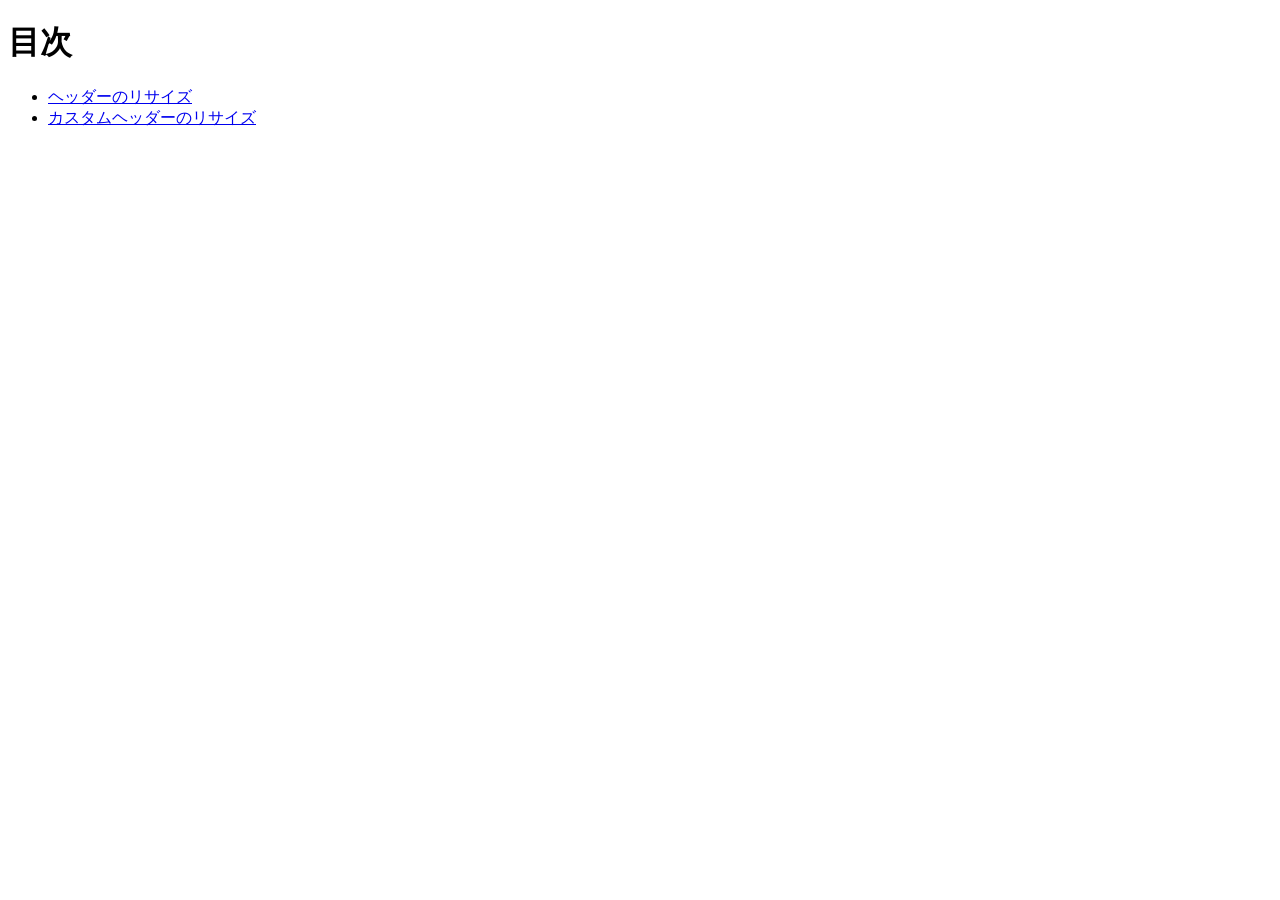
<file: index.html>
<!DOCTYPE html>
<html lang="ja">
<head>
    <meta charset="utf-8">
    <title>20261001-js</title>
</head>
<body>
    <h1>目次</h1>
    <ul>
        <li> <a href="resize-header/index.html">ヘッダーのリサイズ</a></li>
        <li> <a href="resize-header-custom/index.html">カスタムヘッダーのリサイズ</a></li>

    </ul>
</body>
</html>
</file>
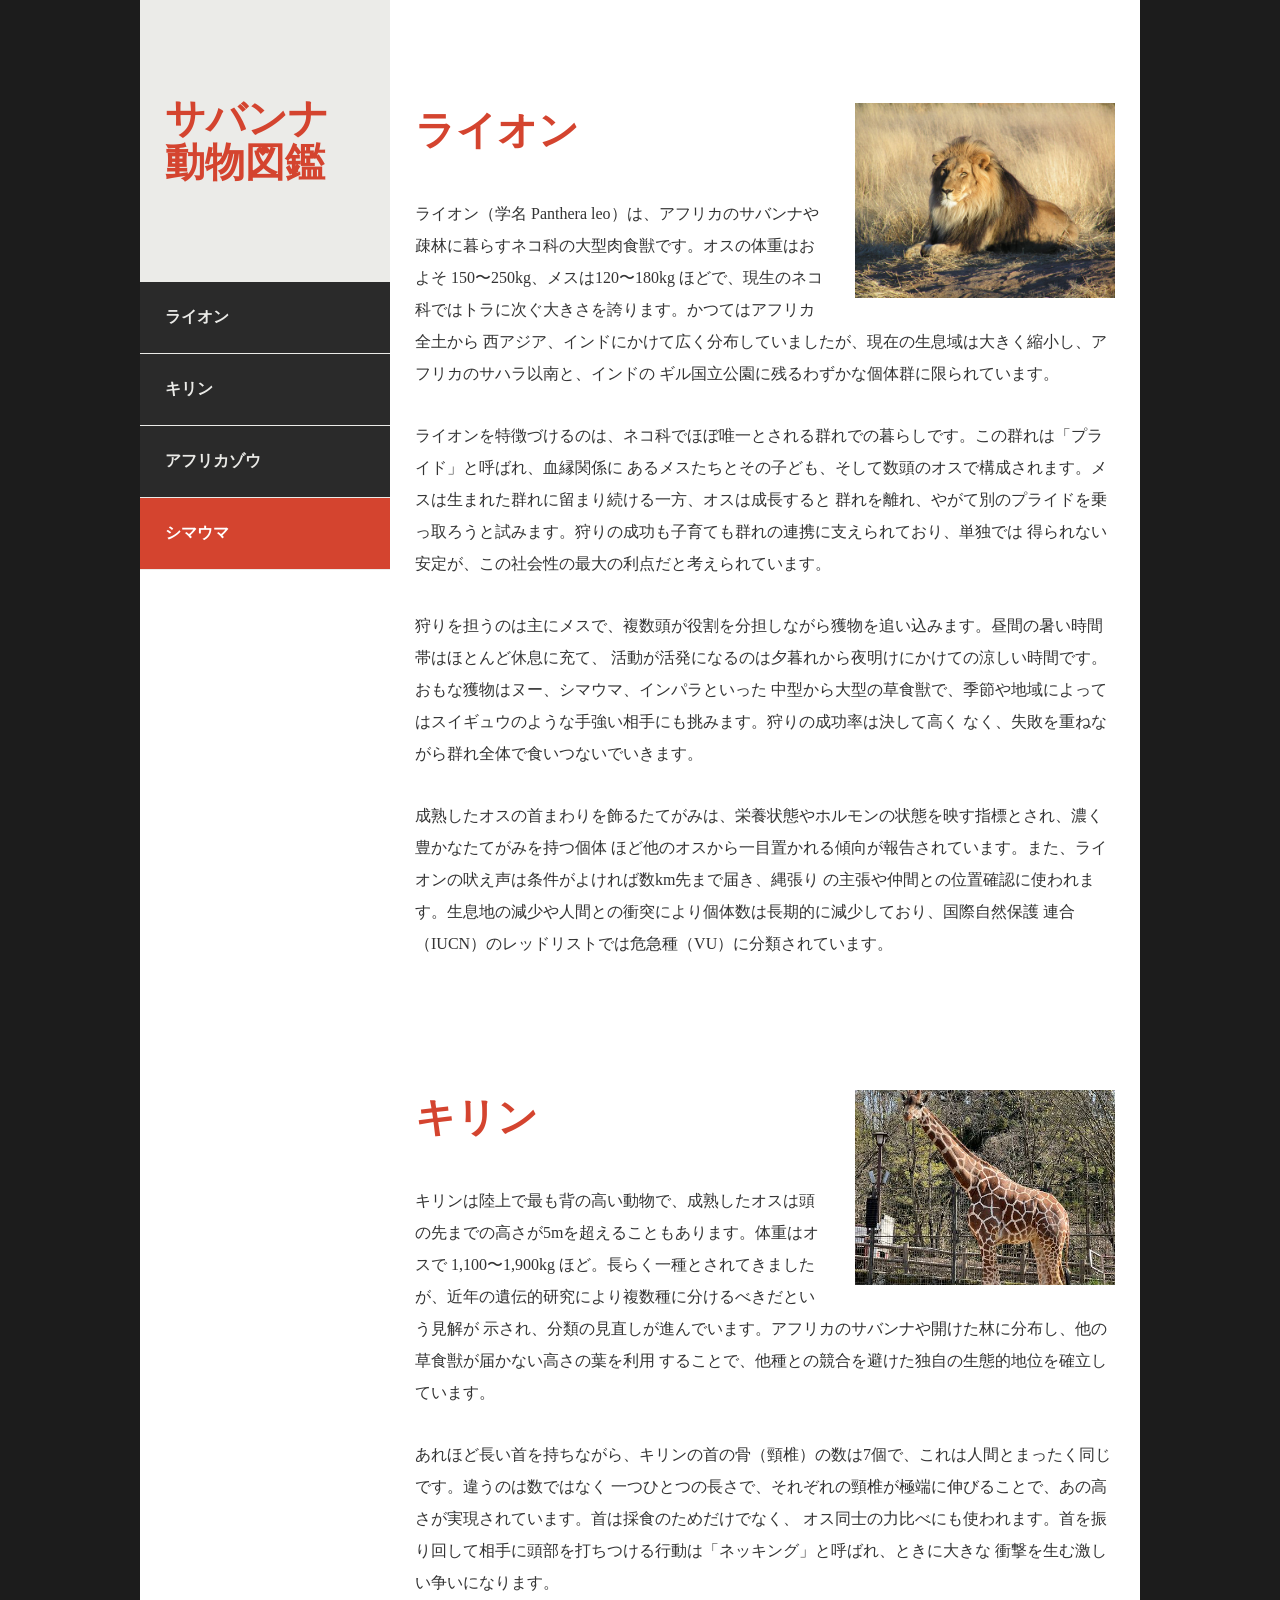
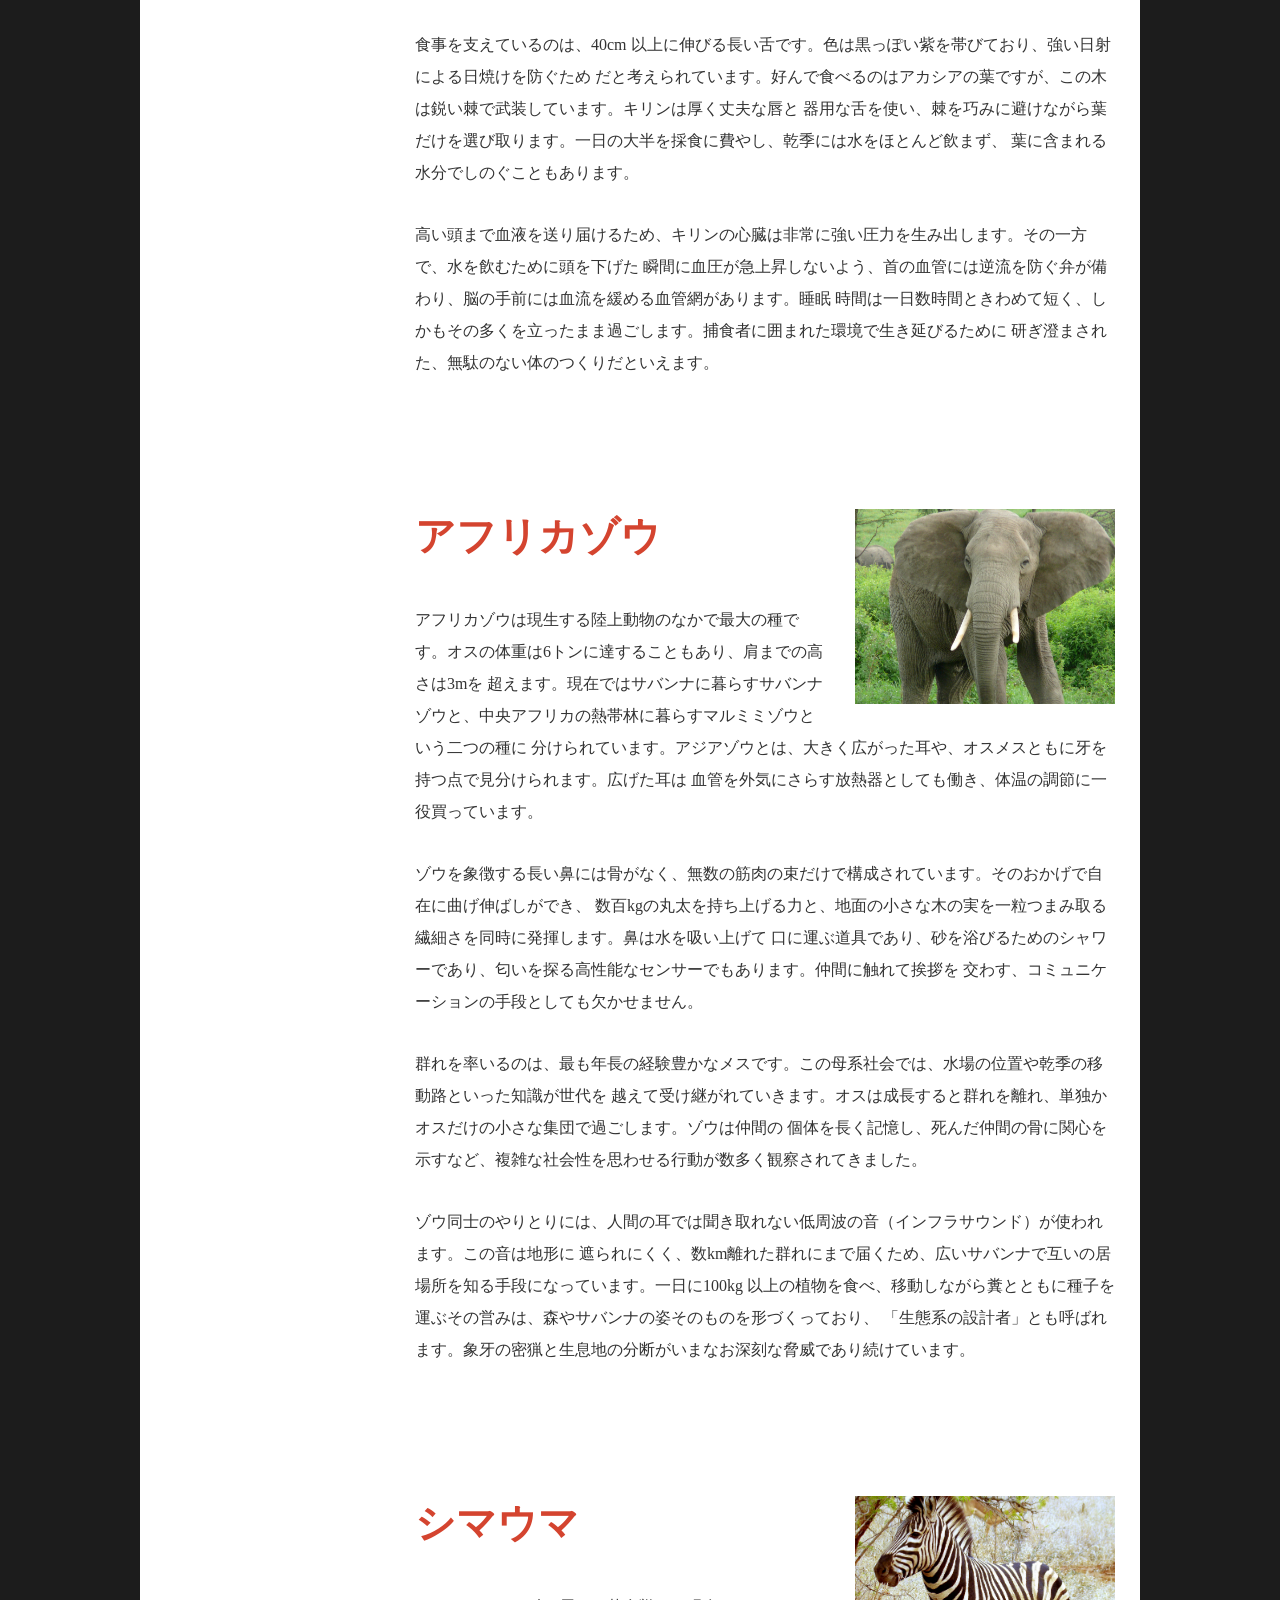
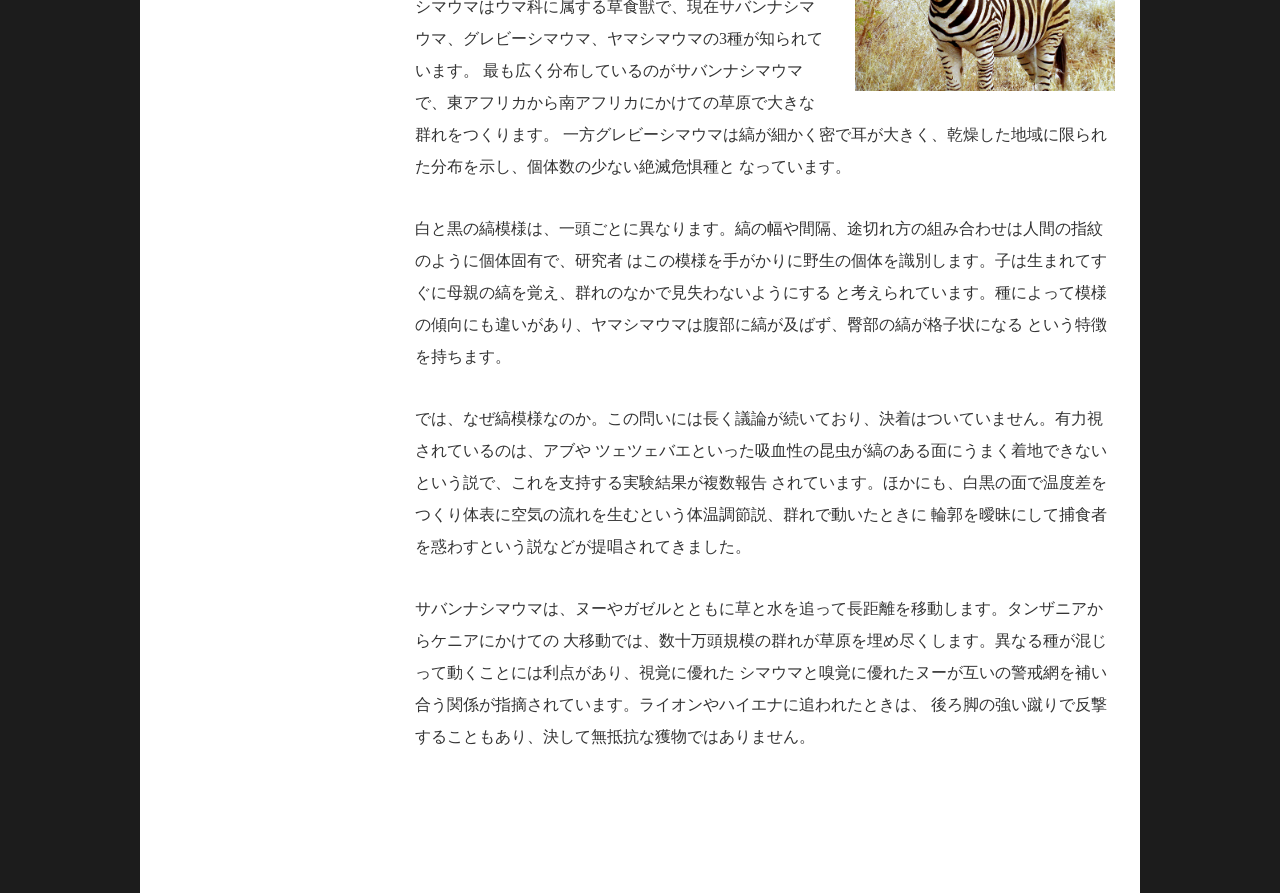
<file: resize-header-custom/index.html>
<!DOCTYPE html>
<html lang="ja">

<head>
  <meta charset="UTF-8">
  <title>サバンナ動物図鑑</title>
  <!-- jQuery本体 -->
  <script src="https://code.jquery.com/jquery-3.7.1.min.js"
    integrity="sha256-/JqT3SQfawRcv/BIHPThkBvs0OEvtFFmqPF/lYI/Cxo=" crossorigin="anonymous"></script>
  <link rel="stylesheet" href="style.css">
</head>

<body>
  <div id="wrapper">
    <header>
      <h1>サバンナ動物図鑑</h1>
      <nav>
        <ul>
          <li class="current"><a href="#">ライオン</a></li>
          <li><a href="#">キリン</a></li>
          <li><a href="#">アフリカゾウ</a></li>
          <li><a href="#">シマウマ</a></li>
        </ul>
      </nav>
    </header>

    <main>
      <section>
        <img class="photo" src="images/lion.jpg" alt="サバンナにたたずむライオン">
        <h2>ライオン</h2>
        <p>
          ライオン（学名 Panthera leo）は、アフリカのサバンナや疎林に暮らすネコ科の大型肉食獣です。オスの体重はおよそ
          150〜250kg、メスは120〜180kg ほどで、現生のネコ科ではトラに次ぐ大きさを誇ります。かつてはアフリカ全土から
          西アジア、インドにかけて広く分布していましたが、現在の生息域は大きく縮小し、アフリカのサハラ以南と、インドの
          ギル国立公園に残るわずかな個体群に限られています。
        </p>
        <p>
          ライオンを特徴づけるのは、ネコ科でほぼ唯一とされる群れでの暮らしです。この群れは「プライド」と呼ばれ、血縁関係に
          あるメスたちとその子ども、そして数頭のオスで構成されます。メスは生まれた群れに留まり続ける一方、オスは成長すると
          群れを離れ、やがて別のプライドを乗っ取ろうと試みます。狩りの成功も子育ても群れの連携に支えられており、単独では
          得られない安定が、この社会性の最大の利点だと考えられています。
        </p>
        <p>
          狩りを担うのは主にメスで、複数頭が役割を分担しながら獲物を追い込みます。昼間の暑い時間帯はほとんど休息に充て、
          活動が活発になるのは夕暮れから夜明けにかけての涼しい時間です。おもな獲物はヌー、シマウマ、インパラといった
          中型から大型の草食獣で、季節や地域によってはスイギュウのような手強い相手にも挑みます。狩りの成功率は決して高く
          なく、失敗を重ねながら群れ全体で食いつないでいきます。
        </p>
        <p>
          成熟したオスの首まわりを飾るたてがみは、栄養状態やホルモンの状態を映す指標とされ、濃く豊かなたてがみを持つ個体
          ほど他のオスから一目置かれる傾向が報告されています。また、ライオンの吠え声は条件がよければ数km先まで届き、縄張り
          の主張や仲間との位置確認に使われます。生息地の減少や人間との衝突により個体数は長期的に減少しており、国際自然保護
          連合（IUCN）のレッドリストでは危急種（VU）に分類されています。
        </p>
      </section>
      <section>
        <img class="photo" src="images/giraffe.jpg" alt="高い木の葉を食べるキリン">
        <h2>キリン</h2>
        <p>
          キリンは陸上で最も背の高い動物で、成熟したオスは頭の先までの高さが5mを超えることもあります。体重はオスで
          1,100〜1,900kg ほど。長らく一種とされてきましたが、近年の遺伝的研究により複数種に分けるべきだという見解が
          示され、分類の見直しが進んでいます。アフリカのサバンナや開けた林に分布し、他の草食獣が届かない高さの葉を利用
          することで、他種との競合を避けた独自の生態的地位を確立しています。
        </p>
        <p>
          あれほど長い首を持ちながら、キリンの首の骨（頸椎）の数は7個で、これは人間とまったく同じです。違うのは数ではなく
          一つひとつの長さで、それぞれの頸椎が極端に伸びることで、あの高さが実現されています。首は採食のためだけでなく、
          オス同士の力比べにも使われます。首を振り回して相手に頭部を打ちつける行動は「ネッキング」と呼ばれ、ときに大きな
          衝撃を生む激しい争いになります。
        </p>
        <p>
          食事を支えているのは、40cm 以上に伸びる長い舌です。色は黒っぽい紫を帯びており、強い日射による日焼けを防ぐため
          だと考えられています。好んで食べるのはアカシアの葉ですが、この木は鋭い棘で武装しています。キリンは厚く丈夫な唇と
          器用な舌を使い、棘を巧みに避けながら葉だけを選び取ります。一日の大半を採食に費やし、乾季には水をほとんど飲まず、
          葉に含まれる水分でしのぐこともあります。
        </p>
        <p>
          高い頭まで血液を送り届けるため、キリンの心臓は非常に強い圧力を生み出します。その一方で、水を飲むために頭を下げた
          瞬間に血圧が急上昇しないよう、首の血管には逆流を防ぐ弁が備わり、脳の手前には血流を緩める血管網があります。睡眠
          時間は一日数時間ときわめて短く、しかもその多くを立ったまま過ごします。捕食者に囲まれた環境で生き延びるために
          研ぎ澄まされた、無駄のない体のつくりだといえます。
        </p>
      </section>
      <section>
        <img class="photo" src="images/elephant.jpg" alt="草原を歩くアフリカゾウの群れ">
        <h2>アフリカゾウ</h2>
        <p>
          アフリカゾウは現生する陸上動物のなかで最大の種です。オスの体重は6トンに達することもあり、肩までの高さは3mを
          超えます。現在ではサバンナに暮らすサバンナゾウと、中央アフリカの熱帯林に暮らすマルミミゾウという二つの種に
          分けられています。アジアゾウとは、大きく広がった耳や、オスメスともに牙を持つ点で見分けられます。広げた耳は
          血管を外気にさらす放熱器としても働き、体温の調節に一役買っています。
        </p>
        <p>
          ゾウを象徴する長い鼻には骨がなく、無数の筋肉の束だけで構成されています。そのおかげで自在に曲げ伸ばしができ、
          数百kgの丸太を持ち上げる力と、地面の小さな木の実を一粒つまみ取る繊細さを同時に発揮します。鼻は水を吸い上げて
          口に運ぶ道具であり、砂を浴びるためのシャワーであり、匂いを探る高性能なセンサーでもあります。仲間に触れて挨拶を
          交わす、コミュニケーションの手段としても欠かせません。
        </p>
        <p>
          群れを率いるのは、最も年長の経験豊かなメスです。この母系社会では、水場の位置や乾季の移動路といった知識が世代を
          越えて受け継がれていきます。オスは成長すると群れを離れ、単独かオスだけの小さな集団で過ごします。ゾウは仲間の
          個体を長く記憶し、死んだ仲間の骨に関心を示すなど、複雑な社会性を思わせる行動が数多く観察されてきました。
        </p>
        <p>
          ゾウ同士のやりとりには、人間の耳では聞き取れない低周波の音（インフラサウンド）が使われます。この音は地形に
          遮られにくく、数km離れた群れにまで届くため、広いサバンナで互いの居場所を知る手段になっています。一日に100kg
          以上の植物を食べ、移動しながら糞とともに種子を運ぶその営みは、森やサバンナの姿そのものを形づくっており、
          「生態系の設計者」とも呼ばれます。象牙の密猟と生息地の分断がいまなお深刻な脅威であり続けています。
        </p>
      </section>
      <section>
        <img class="photo" src="images/zebra.jpg" alt="縞模様が並ぶシマウマの群れ">
        <h2>シマウマ</h2>
        <p>
          シマウマはウマ科に属する草食獣で、現在サバンナシマウマ、グレビーシマウマ、ヤマシマウマの3種が知られています。
          最も広く分布しているのがサバンナシマウマで、東アフリカから南アフリカにかけての草原で大きな群れをつくります。
          一方グレビーシマウマは縞が細かく密で耳が大きく、乾燥した地域に限られた分布を示し、個体数の少ない絶滅危惧種と
          なっています。
        </p>
        <p>
          白と黒の縞模様は、一頭ごとに異なります。縞の幅や間隔、途切れ方の組み合わせは人間の指紋のように個体固有で、研究者
          はこの模様を手がかりに野生の個体を識別します。子は生まれてすぐに母親の縞を覚え、群れのなかで見失わないようにする
          と考えられています。種によって模様の傾向にも違いがあり、ヤマシマウマは腹部に縞が及ばず、臀部の縞が格子状になる
          という特徴を持ちます。
        </p>
        <p>
          では、なぜ縞模様なのか。この問いには長く議論が続いており、決着はついていません。有力視されているのは、アブや
          ツェツェバエといった吸血性の昆虫が縞のある面にうまく着地できないという説で、これを支持する実験結果が複数報告
          されています。ほかにも、白黒の面で温度差をつくり体表に空気の流れを生むという体温調節説、群れで動いたときに
          輪郭を曖昧にして捕食者を惑わすという説などが提唱されてきました。
        </p>
        <p>
          サバンナシマウマは、ヌーやガゼルとともに草と水を追って長距離を移動します。タンザニアからケニアにかけての
          大移動では、数十万頭規模の群れが草原を埋め尽くします。異なる種が混じって動くことには利点があり、視覚に優れた
          シマウマと嗅覚に優れたヌーが互いの警戒網を補い合う関係が指摘されています。ライオンやハイエナに追われたときは、
          後ろ脚の強い蹴りで反撃することもあり、決して無抵抗な獲物ではありません。
        </p>
      </section>
    </main>
  </div>

  <script src="script.js"></script>
</body>

</html>
</file>
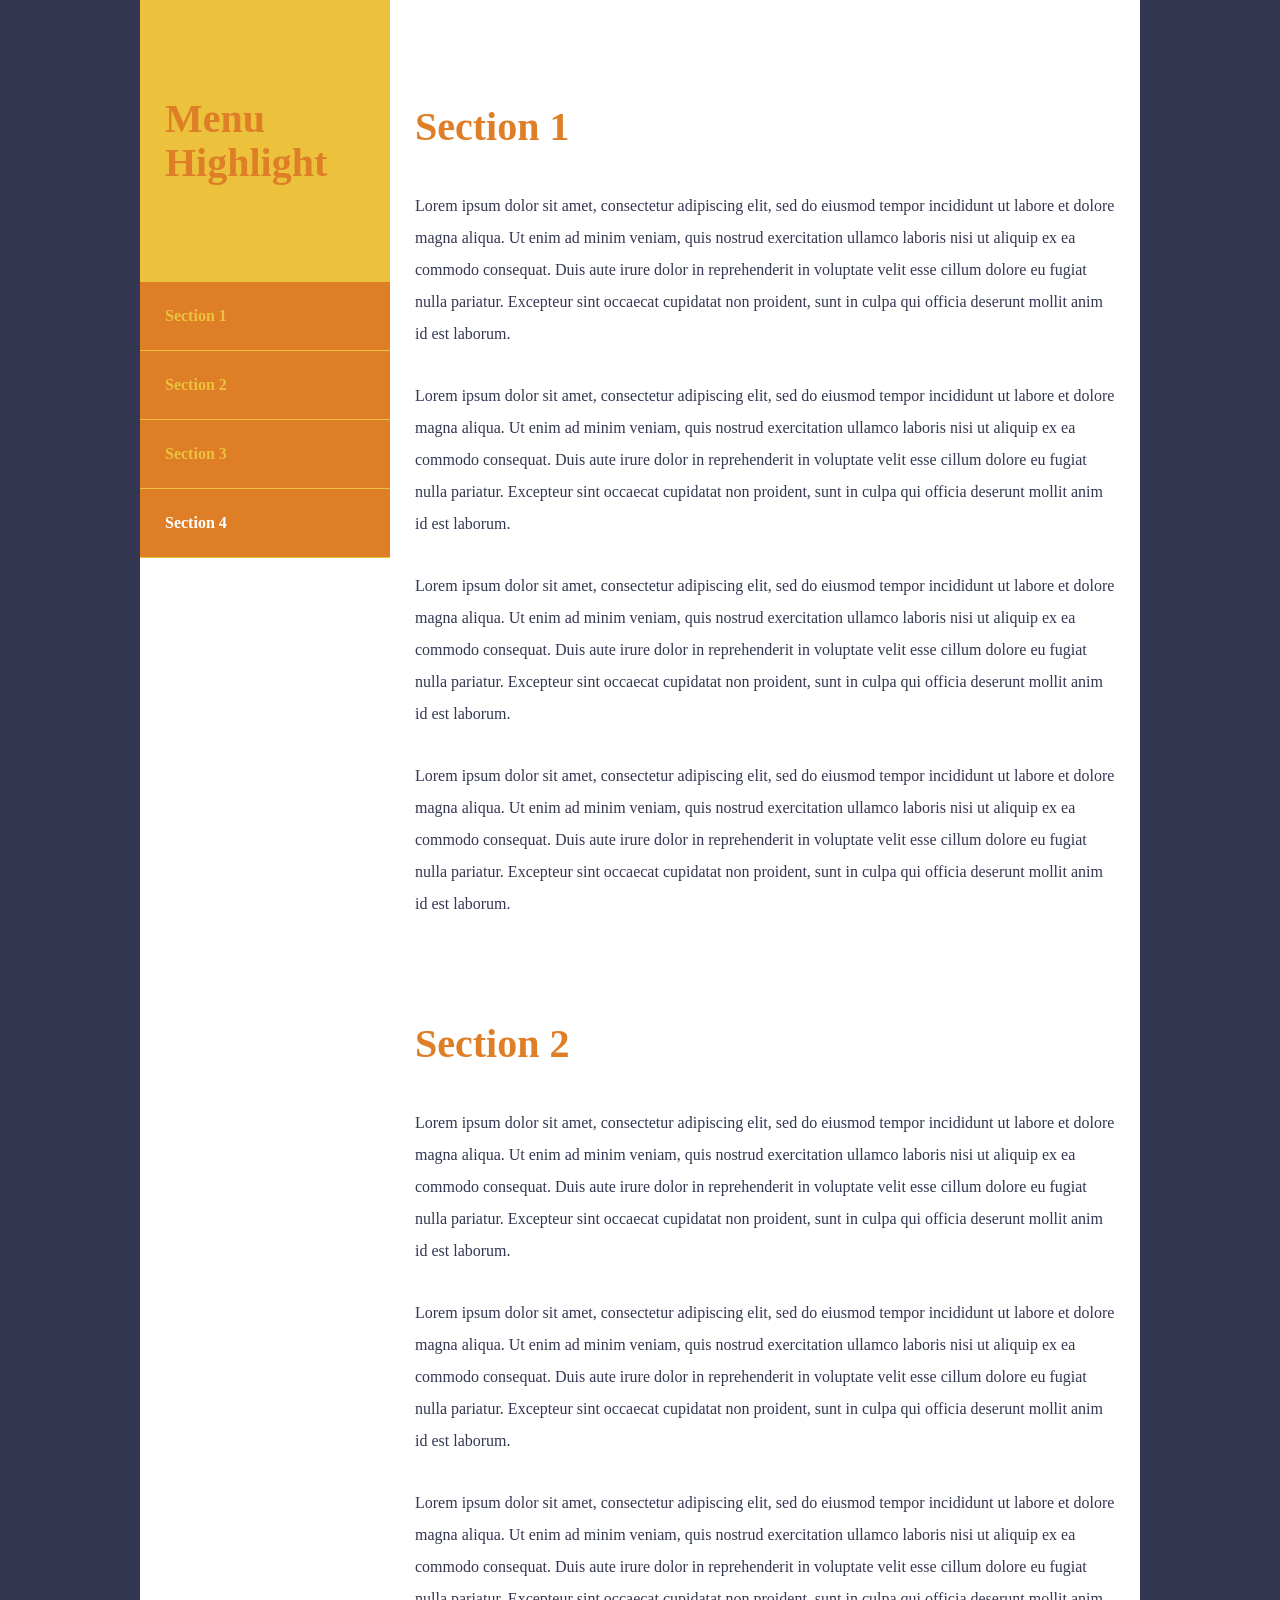
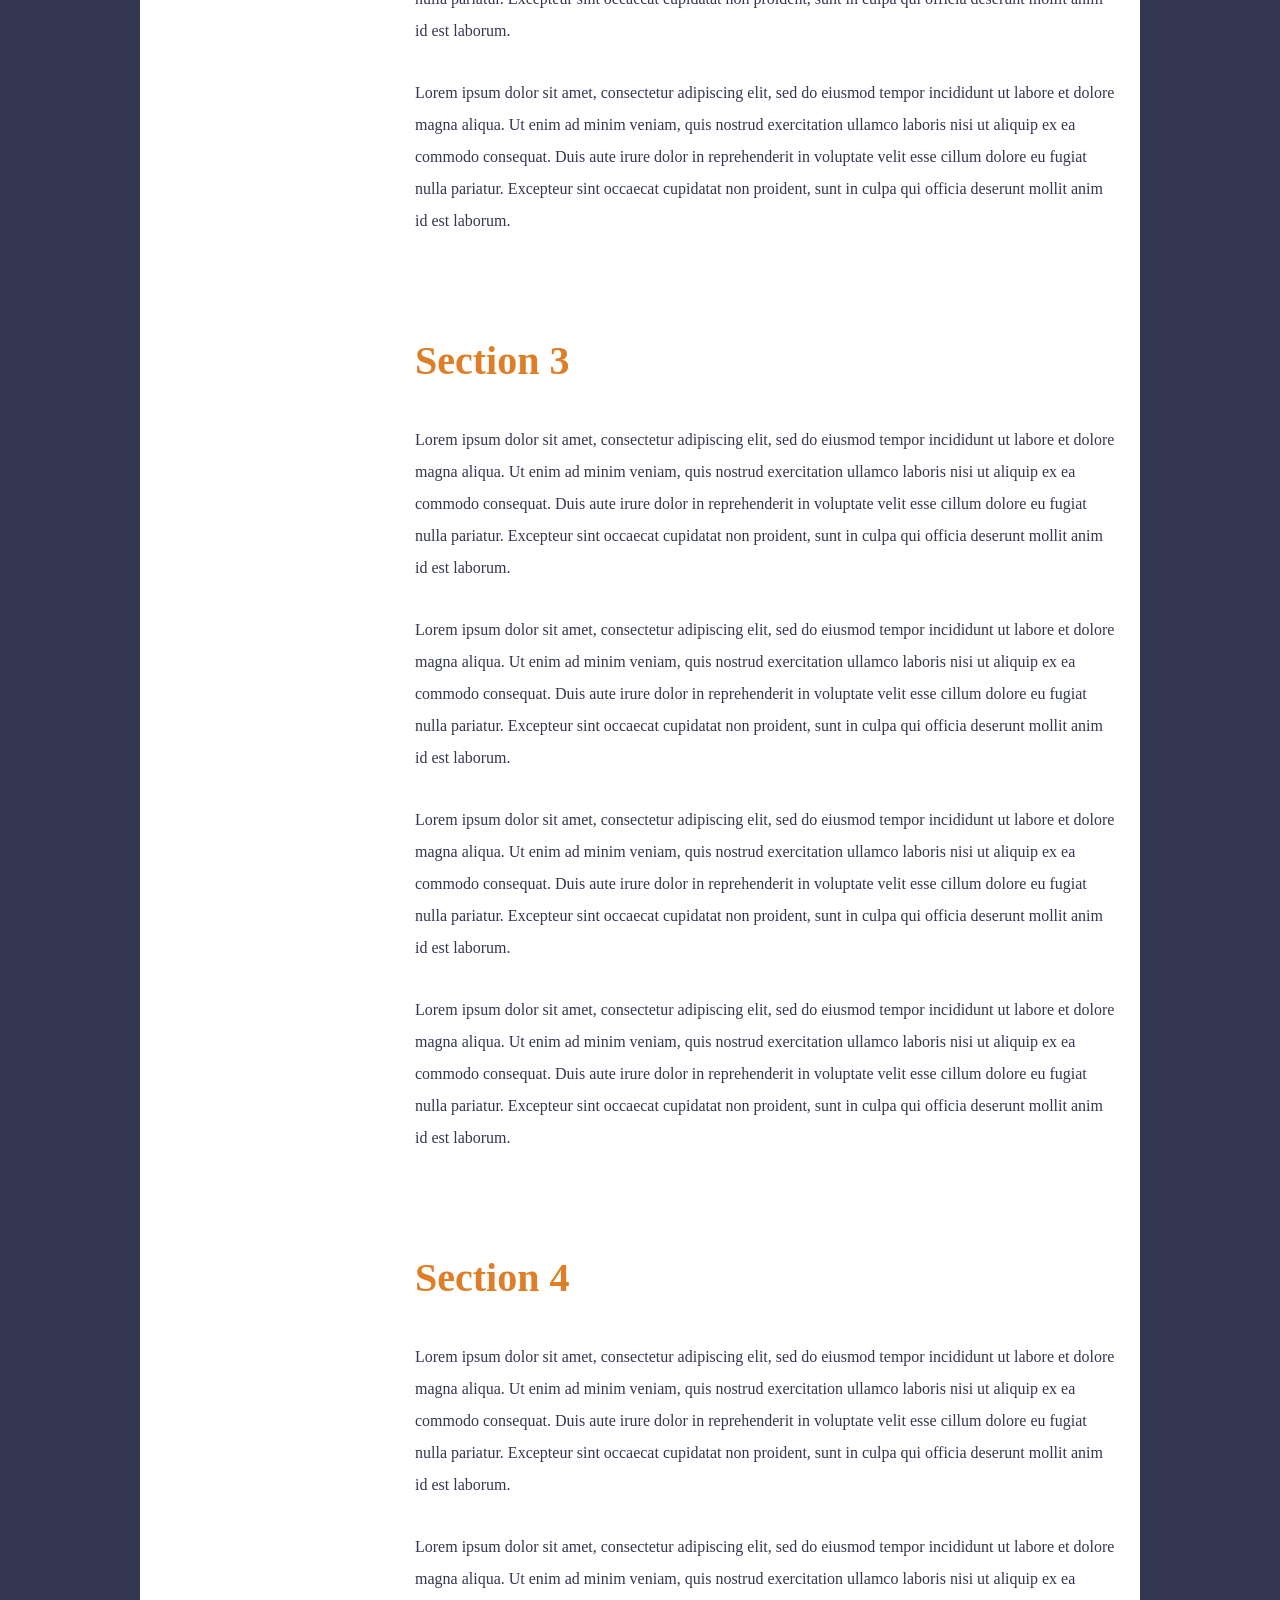
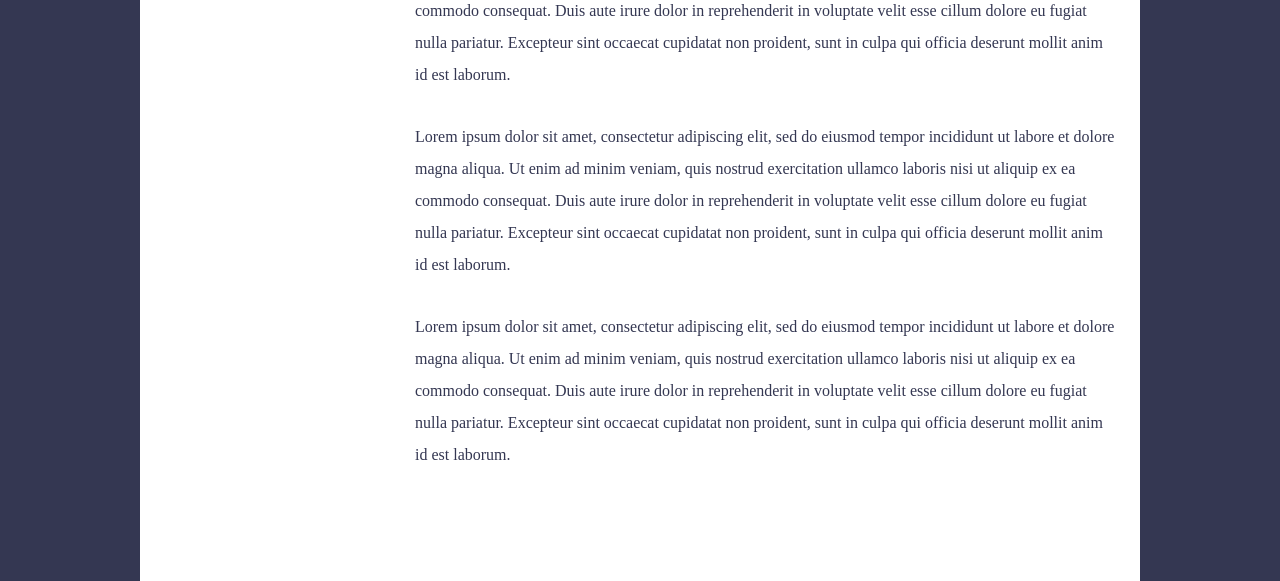
<file: resize-header/index.html>
<!DOCTYPE html>
<html lang="ja">

<head>
  <meta charset="UTF-8">
  <title>メニューのハイライト</title>
  <!-- jQuery本体 -->
  <script src="https://code.jquery.com/jquery-3.7.1.min.js"
    integrity="sha256-/JqT3SQfawRcv/BIHPThkBvs0OEvtFFmqPF/lYI/Cxo=" crossorigin="anonymous"></script>
  <link rel="stylesheet" href="style.css">
</head>

<body>
  <div id="wrapper">
    <header>
      <h1>Menu Highlight</h1>
      <nav>
        <ul>
          <li class="current"><a href="#">Section 1</a></li>
          <li><a href="#">Section 2</a></li>
          <li><a href="#">Section 3</a></li>
          <li><a href="#">Section 4</a></li>
        </ul>
      </nav>
    </header>

    <main>
      <section>
        <h2>Section 1</h2>
        <p>
          Lorem ipsum dolor sit amet, consectetur adipiscing elit, sed do eiusmod tempor incididunt ut labore et dolore
          magna aliqua. Ut enim ad minim veniam, quis nostrud exercitation ullamco laboris nisi ut aliquip ex ea commodo
          consequat. Duis aute irure dolor in reprehenderit in voluptate velit esse cillum dolore eu fugiat nulla
          pariatur. Excepteur sint occaecat cupidatat non proident, sunt in culpa qui officia deserunt mollit anim id
          est laborum.
        </p>
        <p>
          Lorem ipsum dolor sit amet, consectetur adipiscing elit, sed do eiusmod tempor incididunt ut labore et dolore
          magna aliqua. Ut enim ad minim veniam, quis nostrud exercitation ullamco laboris nisi ut aliquip ex ea commodo
          consequat. Duis aute irure dolor in reprehenderit in voluptate velit esse cillum dolore eu fugiat nulla
          pariatur. Excepteur sint occaecat cupidatat non proident, sunt in culpa qui officia deserunt mollit anim id
          est laborum.
        </p>
        <p>
          Lorem ipsum dolor sit amet, consectetur adipiscing elit, sed do eiusmod tempor incididunt ut labore et dolore
          magna aliqua. Ut enim ad minim veniam, quis nostrud exercitation ullamco laboris nisi ut aliquip ex ea commodo
          consequat. Duis aute irure dolor in reprehenderit in voluptate velit esse cillum dolore eu fugiat nulla
          pariatur. Excepteur sint occaecat cupidatat non proident, sunt in culpa qui officia deserunt mollit anim id
          est laborum.
        </p>
        <p>
          Lorem ipsum dolor sit amet, consectetur adipiscing elit, sed do eiusmod tempor incididunt ut labore et dolore
          magna aliqua. Ut enim ad minim veniam, quis nostrud exercitation ullamco laboris nisi ut aliquip ex ea commodo
          consequat. Duis aute irure dolor in reprehenderit in voluptate velit esse cillum dolore eu fugiat nulla
          pariatur. Excepteur sint occaecat cupidatat non proident, sunt in culpa qui officia deserunt mollit anim id
          est laborum.
        </p>
      </section>
      <section>
        <h2>Section 2</h2>
        <p>
          Lorem ipsum dolor sit amet, consectetur adipiscing elit, sed do eiusmod tempor incididunt ut labore et dolore
          magna aliqua. Ut enim ad minim veniam, quis nostrud exercitation ullamco laboris nisi ut aliquip ex ea commodo
          consequat. Duis aute irure dolor in reprehenderit in voluptate velit esse cillum dolore eu fugiat nulla
          pariatur. Excepteur sint occaecat cupidatat non proident, sunt in culpa qui officia deserunt mollit anim id
          est laborum.
        </p>
        <p>
          Lorem ipsum dolor sit amet, consectetur adipiscing elit, sed do eiusmod tempor incididunt ut labore et dolore
          magna aliqua. Ut enim ad minim veniam, quis nostrud exercitation ullamco laboris nisi ut aliquip ex ea commodo
          consequat. Duis aute irure dolor in reprehenderit in voluptate velit esse cillum dolore eu fugiat nulla
          pariatur. Excepteur sint occaecat cupidatat non proident, sunt in culpa qui officia deserunt mollit anim id
          est laborum.
        </p>
        <p>
          Lorem ipsum dolor sit amet, consectetur adipiscing elit, sed do eiusmod tempor incididunt ut labore et dolore
          magna aliqua. Ut enim ad minim veniam, quis nostrud exercitation ullamco laboris nisi ut aliquip ex ea commodo
          consequat. Duis aute irure dolor in reprehenderit in voluptate velit esse cillum dolore eu fugiat nulla
          pariatur. Excepteur sint occaecat cupidatat non proident, sunt in culpa qui officia deserunt mollit anim id
          est laborum.
        </p>
        <p>
          Lorem ipsum dolor sit amet, consectetur adipiscing elit, sed do eiusmod tempor incididunt ut labore et dolore
          magna aliqua. Ut enim ad minim veniam, quis nostrud exercitation ullamco laboris nisi ut aliquip ex ea commodo
          consequat. Duis aute irure dolor in reprehenderit in voluptate velit esse cillum dolore eu fugiat nulla
          pariatur. Excepteur sint occaecat cupidatat non proident, sunt in culpa qui officia deserunt mollit anim id
          est laborum.
        </p>
      </section>
      <section>
        <h2>Section 3</h2>
        <p>
          Lorem ipsum dolor sit amet, consectetur adipiscing elit, sed do eiusmod tempor incididunt ut labore et dolore
          magna aliqua. Ut enim ad minim veniam, quis nostrud exercitation ullamco laboris nisi ut aliquip ex ea commodo
          consequat. Duis aute irure dolor in reprehenderit in voluptate velit esse cillum dolore eu fugiat nulla
          pariatur. Excepteur sint occaecat cupidatat non proident, sunt in culpa qui officia deserunt mollit anim id
          est laborum.
        </p>
        <p>
          Lorem ipsum dolor sit amet, consectetur adipiscing elit, sed do eiusmod tempor incididunt ut labore et dolore
          magna aliqua. Ut enim ad minim veniam, quis nostrud exercitation ullamco laboris nisi ut aliquip ex ea commodo
          consequat. Duis aute irure dolor in reprehenderit in voluptate velit esse cillum dolore eu fugiat nulla
          pariatur. Excepteur sint occaecat cupidatat non proident, sunt in culpa qui officia deserunt mollit anim id
          est laborum.
        </p>
        <p>
          Lorem ipsum dolor sit amet, consectetur adipiscing elit, sed do eiusmod tempor incididunt ut labore et dolore
          magna aliqua. Ut enim ad minim veniam, quis nostrud exercitation ullamco laboris nisi ut aliquip ex ea commodo
          consequat. Duis aute irure dolor in reprehenderit in voluptate velit esse cillum dolore eu fugiat nulla
          pariatur. Excepteur sint occaecat cupidatat non proident, sunt in culpa qui officia deserunt mollit anim id
          est laborum.
        </p>
        <p>
          Lorem ipsum dolor sit amet, consectetur adipiscing elit, sed do eiusmod tempor incididunt ut labore et dolore
          magna aliqua. Ut enim ad minim veniam, quis nostrud exercitation ullamco laboris nisi ut aliquip ex ea commodo
          consequat. Duis aute irure dolor in reprehenderit in voluptate velit esse cillum dolore eu fugiat nulla
          pariatur. Excepteur sint occaecat cupidatat non proident, sunt in culpa qui officia deserunt mollit anim id
          est laborum.
        </p>
      </section>
      <section>
        <h2>Section 4</h2>
        <p>
          Lorem ipsum dolor sit amet, consectetur adipiscing elit, sed do eiusmod tempor incididunt ut labore et dolore
          magna aliqua. Ut enim ad minim veniam, quis nostrud exercitation ullamco laboris nisi ut aliquip ex ea commodo
          consequat. Duis aute irure dolor in reprehenderit in voluptate velit esse cillum dolore eu fugiat nulla
          pariatur. Excepteur sint occaecat cupidatat non proident, sunt in culpa qui officia deserunt mollit anim id
          est laborum.
        </p>
        <p>
          Lorem ipsum dolor sit amet, consectetur adipiscing elit, sed do eiusmod tempor incididunt ut labore et dolore
          magna aliqua. Ut enim ad minim veniam, quis nostrud exercitation ullamco laboris nisi ut aliquip ex ea commodo
          consequat. Duis aute irure dolor in reprehenderit in voluptate velit esse cillum dolore eu fugiat nulla
          pariatur. Excepteur sint occaecat cupidatat non proident, sunt in culpa qui officia deserunt mollit anim id
          est laborum.
        </p>
        <p>
          Lorem ipsum dolor sit amet, consectetur adipiscing elit, sed do eiusmod tempor incididunt ut labore et dolore
          magna aliqua. Ut enim ad minim veniam, quis nostrud exercitation ullamco laboris nisi ut aliquip ex ea commodo
          consequat. Duis aute irure dolor in reprehenderit in voluptate velit esse cillum dolore eu fugiat nulla
          pariatur. Excepteur sint occaecat cupidatat non proident, sunt in culpa qui officia deserunt mollit anim id
          est laborum.
        </p>
        <p>
          Lorem ipsum dolor sit amet, consectetur adipiscing elit, sed do eiusmod tempor incididunt ut labore et dolore
          magna aliqua. Ut enim ad minim veniam, quis nostrud exercitation ullamco laboris nisi ut aliquip ex ea commodo
          consequat. Duis aute irure dolor in reprehenderit in voluptate velit esse cillum dolore eu fugiat nulla
          pariatur. Excepteur sint occaecat cupidatat non proident, sunt in culpa qui officia deserunt mollit anim id
          est laborum.
        </p>
      </section>
    </main>
  </div>

  <script src="script.js"></script>
</body>

</html>
</file>
<file: resize-header-custom/style.css>
@charset "utf-8";



body {
  background: #1c1c1c;
  margin: 0;
}

#wrapper {
  width: 1000px;
  margin: 0 auto;
}

header {
  position: fixed;
  width: 250px;
  background: #ebebe8;
}

header h1 {
  padding: 70px 25px;
  color: #d4442f;
  font-size: 2.5em;
  line-height: 1.1em;
  font-weight: bold;
}

nav ul {
  margin: 0;
  padding: 0;
}
nav li {
  list-style: none;
  margin-bottom: 1px;
}
nav a {
  display: block;
  padding: 25px;
  font-weight: bold;
  color: #ebebe8;
  background: #2a2a2a;
  text-decoration: none;
}

nav li.current a {
  color: #fff;
  background: #d4442f;
}

main {
  padding: 70px 25px 10px 275px;
  background: #fff;
}
section {
  margin-bottom: 100px;
}

section::after {
  content: "";
  display: block;
  clear: both;
}

/* 見出しと本文の右側に並ぶ写真 */
.photo {
  float: right;
  width: 260px;
  aspect-ratio: 4 / 3;
  object-fit: cover;
  margin: 0 0 24px 30px;
  background: #e4e4e1;
}
section h2 {
  color: #d4442f;
  font-size: 2.5em;
  font-weight: bold;
  margin-bottom: 40px;
}
p {
  margin-bottom: 30px;
  line-height: 2;
  color: #333;
}
</file>
<file: resize-header/style.css>
@charset "utf-8";

body {
  background: #343752;
  margin: 0;
}

#wrapper {
  width: 1000px;
  margin: 0 auto;
}

header {
  position: fixed;
  width: 250px;
  background: #ecc23d;
}

header h1 {
  padding: 70px 25px;
  color: #de7e27;
  font-size: 2.5em;
  line-height: 1.1em;
  font-weight: bold;
}

nav ul {
  margin: 0;
  padding: 0;
}
nav li {
  list-style: none;
  margin-bottom: 1px;
}
nav a {
  display: block;
  padding: 25px;
  font-weight: bold;
  color: #ecc23d;
  background: #de7e27;
  text-decoration: none;
}
nav li.current a {
  color: #fff;
}

main {
  padding: 70px 25px 10px 275px;
  background: #fff;
}
section {
  margin-bottom: 100px;
}
section h2 {
  color: #de7e27;
  font-size: 2.5em;
  font-weight: bold;
  margin-bottom: 40px;
}
p {
  margin-bottom: 30px;
  line-height: 2;
  color: #343752;
}
</file>
